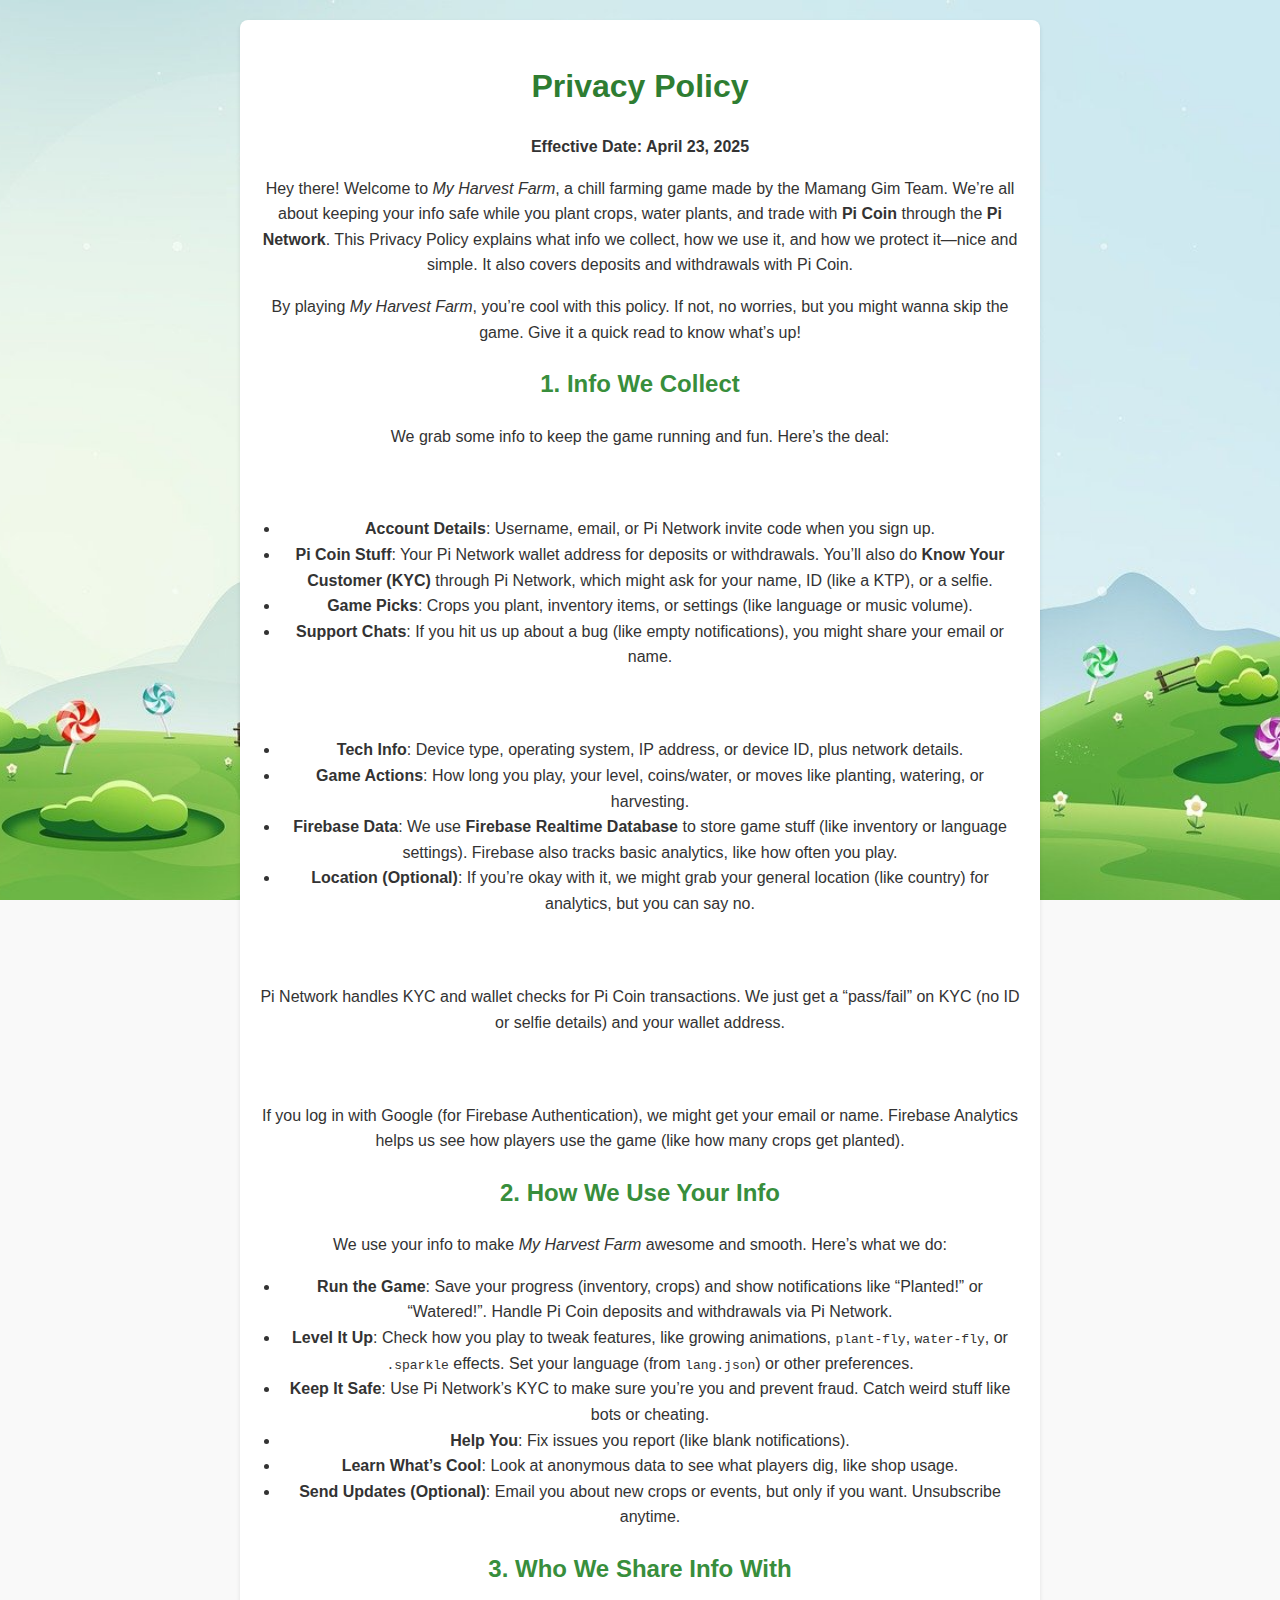
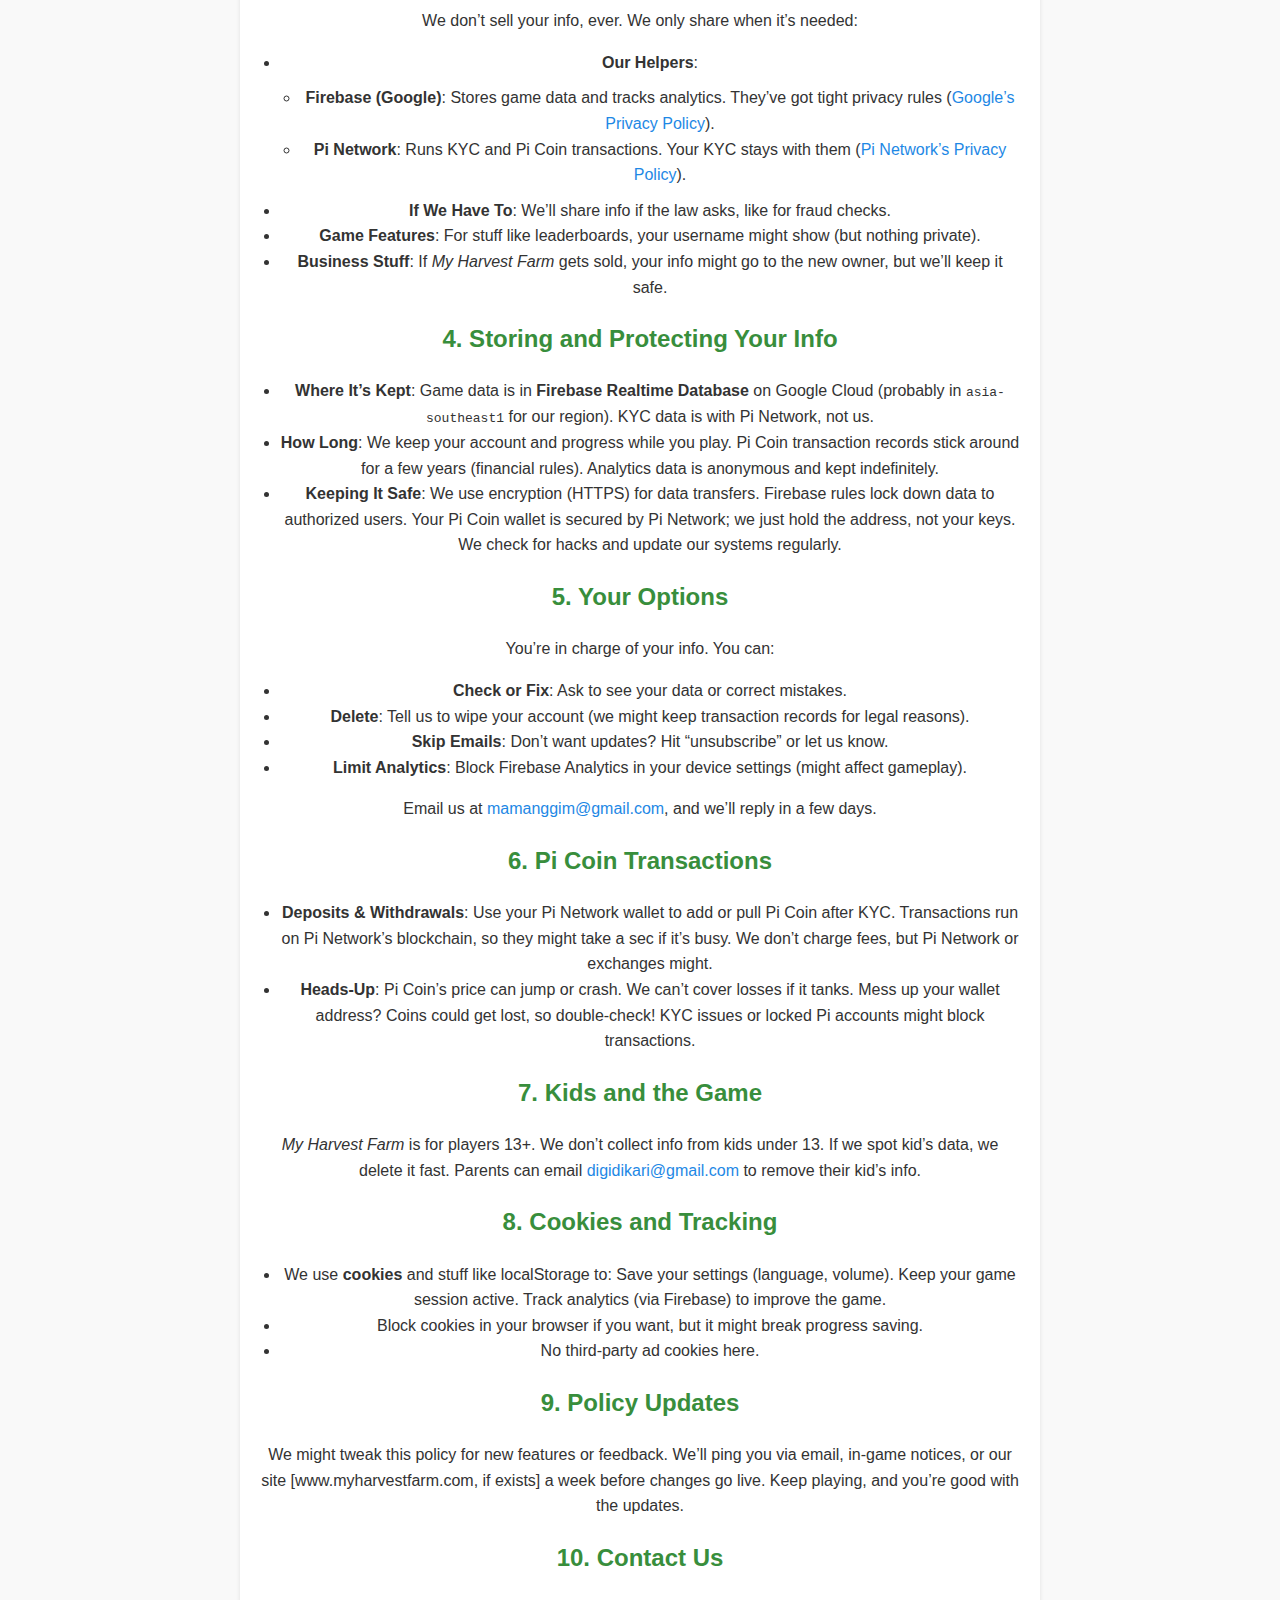
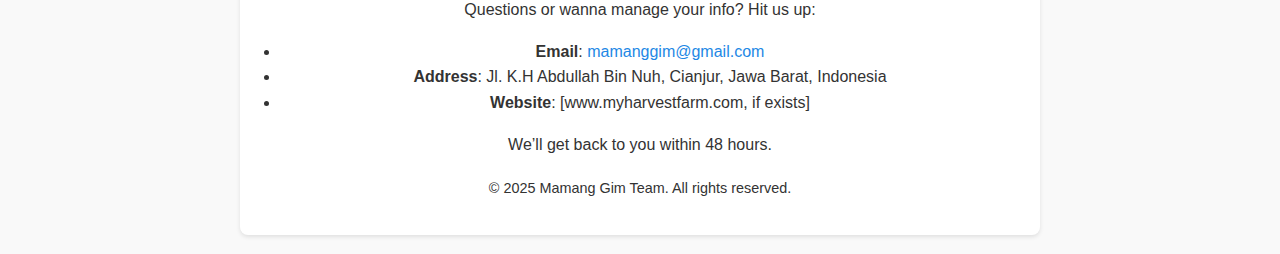
<file: privacy-policy.html>
<!DOCTYPE html>
<html lang="en">
<head>
  <meta charset="UTF-8">
  <meta name="viewport" content="width=device-width, initial-scale=1.0">
  <title>Privacy Policy - My Harvest Farm</title>
  <link rel="stylesheet" href="farm/style.css">
  <style>
    body {
      font-family: Arial, sans-serif;
      line-height: 1.6;
      max-width: 800px;
      margin: 0 auto;
      padding: 20px;
      background-color: #f9f9f9;
    }
    .container {
      background: white;
      padding: 20px;
      border-radius: 8px;
      box-shadow: 0 2px 4px rgba(0, 0, 0, 0.1);
    }
    h1 {
      color: #2e7d32;
      text-align: center;
    }
    h2 {
      color: #388e3c;
      margin-top: 20px;
    }
    p, ul {
      color: #333;
    }
    ul {
      margin: 10px 0;
      padding-left: 20px;
    }
    a {
      color: #1e88e5;
      text-decoration: none;
    }
    a:hover {
      text-decoration: underline;
    }
    footer {
      text-align: center;
      margin-top: 20px;
      font-size: 0.9em;
      color: #666;
    }
  </style>
</head>
<body>
  <div class="container">
    <h1>Privacy Policy</h1>
    <p><strong>Effective Date: April 23, 2025</strong></p>
    <p>Hey there! Welcome to <em>My Harvest Farm</em>, a chill farming game made by the Mamang Gim Team. We’re all about keeping your info safe while you plant crops, water plants, and trade with <strong>Pi Coin</strong> through the <strong>Pi Network</strong>. This Privacy Policy explains what info we collect, how we use it, and how we protect it—nice and simple. It also covers deposits and withdrawals with Pi Coin.</p>
    <p>By playing <em>My Harvest Farm</em>, you’re cool with this policy. If not, no worries, but you might wanna skip the game. Give it a quick read to know what’s up!</p>

    <h2>1. Info We Collect</h2>
    <p>We grab some info to keep the game running and fun. Here’s the deal:</p>
    <h3>a. Stuff You Share</h3>
    <ul>
      <li><strong>Account Details</strong>: Username, email, or Pi Network invite code when you sign up.</li>
      <li><strong>Pi Coin Stuff</strong>: Your Pi Network wallet address for deposits or withdrawals. You’ll also do <strong>Know Your Customer (KYC)</strong> through Pi Network, which might ask for your name, ID (like a KTP), or a selfie.</li>
      <li><strong>Game Picks</strong>: Crops you plant, inventory items, or settings (like language or music volume).</li>
      <li><strong>Support Chats</strong>: If you hit us up about a bug (like empty notifications), you might share your email or name.</li>
    </ul>
    <h3>b. Stuff We Pick Up</h3>
    <ul>
      <li><strong>Tech Info</strong>: Device type, operating system, IP address, or device ID, plus network details.</li>
      <li><strong>Game Actions</strong>: How long you play, your level, coins/water, or moves like planting, watering, or harvesting.</li>
      <li><strong>Firebase Data</strong>: We use <strong>Firebase Realtime Database</strong> to store game stuff (like inventory or language settings). Firebase also tracks basic analytics, like how often you play.</li>
      <li><strong>Location (Optional)</strong>: If you’re okay with it, we might grab your general location (like country) for analytics, but you can say no.</li>
    </ul>
    <h3>c. Pi Network Info</h3>
    <p>Pi Network handles KYC and wallet checks for Pi Coin transactions. We just get a “pass/fail” on KYC (no ID or selfie details) and your wallet address.</p>
    <h3>d. Third-Party Info</h3>
    <p>If you log in with Google (for Firebase Authentication), we might get your email or name. Firebase Analytics helps us see how players use the game (like how many crops get planted).</p>

    <h2>2. How We Use Your Info</h2>
    <p>We use your info to make <em>My Harvest Farm</em> awesome and smooth. Here’s what we do:</p>
    <ul>
      <li><strong>Run the Game</strong>: Save your progress (inventory, crops) and show notifications like “Planted!” or “Watered!”. Handle Pi Coin deposits and withdrawals via Pi Network.</li>
      <li><strong>Level It Up</strong>: Check how you play to tweak features, like growing animations, <code>plant-fly</code>, <code>water-fly</code>, or <code>.sparkle</code> effects. Set your language (from <code>lang.json</code>) or other preferences.</li>
      <li><strong>Keep It Safe</strong>: Use Pi Network’s KYC to make sure you’re you and prevent fraud. Catch weird stuff like bots or cheating.</li>
      <li><strong>Help You</strong>: Fix issues you report (like blank notifications).</li>
      <li><strong>Learn What’s Cool</strong>: Look at anonymous data to see what players dig, like shop usage.</li>
      <li><strong>Send Updates (Optional)</strong>: Email you about new crops or events, but only if you want. Unsubscribe anytime.</li>
    </ul>

    <h2>3. Who We Share Info With</h2>
    <p>We don’t sell your info, ever. We only share when it’s needed:</p>
    <ul>
      <li><strong>Our Helpers</strong>:
        <ul>
          <li><strong>Firebase (Google)</strong>: Stores game data and tracks analytics. They’ve got tight privacy rules (<a href="https://policies.google.com/privacy" target="_blank">Google’s Privacy Policy</a>).</li>
          <li><strong>Pi Network</strong>: Runs KYC and Pi Coin transactions. Your KYC stays with them (<a href="https://socialchain.app/privacy" target="_blank">Pi Network’s Privacy Policy</a>).</li>
        </ul>
      </li>
      <li><strong>If We Have To</strong>: We’ll share info if the law asks, like for fraud checks.</li>
      <li><strong>Game Features</strong>: For stuff like leaderboards, your username might show (but nothing private).</li>
      <li><strong>Business Stuff</strong>: If <em>My Harvest Farm</em> gets sold, your info might go to the new owner, but we’ll keep it safe.</li>
    </ul>

    <h2>4. Storing and Protecting Your Info</h2>
    <ul>
      <li><strong>Where It’s Kept</strong>: Game data is in <strong>Firebase Realtime Database</strong> on Google Cloud (probably in <code>asia-southeast1</code> for our region). KYC data is with Pi Network, not us.</li>
      <li><strong>How Long</strong>: We keep your account and progress while you play. Pi Coin transaction records stick around for a few years (financial rules). Analytics data is anonymous and kept indefinitely.</li>
      <li><strong>Keeping It Safe</strong>: We use encryption (HTTPS) for data transfers. Firebase rules lock down data to authorized users. Your Pi Coin wallet is secured by Pi Network; we just hold the address, not your keys. We check for hacks and update our systems regularly.</li>
    </ul>

    <h2>5. Your Options</h2>
    <p>You’re in charge of your info. You can:</p>
    <ul>
      <li><strong>Check or Fix</strong>: Ask to see your data or correct mistakes.</li>
      <li><strong>Delete</strong>: Tell us to wipe your account (we might keep transaction records for legal reasons).</li>
      <li><strong>Skip Emails</strong>: Don’t want updates? Hit “unsubscribe” or let us know.</li>
      <li><strong>Limit Analytics</strong>: Block Firebase Analytics in your device settings (might affect gameplay).</li>
    </ul>
    <p>Email us at <a href="mailto:mamanggim@gmail.com">mamanggim@gmail.com</a>, and we’ll reply in a few days.</p>

    <h2>6. Pi Coin Transactions</h2>
    <ul>
      <li><strong>Deposits & Withdrawals</strong>: Use your Pi Network wallet to add or pull Pi Coin after KYC. Transactions run on Pi Network’s blockchain, so they might take a sec if it’s busy. We don’t charge fees, but Pi Network or exchanges might.</li>
      <li><strong>Heads-Up</strong>: Pi Coin’s price can jump or crash. We can’t cover losses if it tanks. Mess up your wallet address? Coins could get lost, so double-check! KYC issues or locked Pi accounts might block transactions.</li>
    </ul>

    <h2>7. Kids and the Game</h2>
    <p><em>My Harvest Farm</em> is for players 13+. We don’t collect info from kids under 13. If we spot kid’s data, we delete it fast. Parents can email <a href="mailto:digidikari@gmail.com">digidikari@gmail.com</a> to remove their kid’s info.</p>

    <h2>8. Cookies and Tracking</h2>
    <ul>
      <li>We use <strong>cookies</strong> and stuff like localStorage to: Save your settings (language, volume). Keep your game session active. Track analytics (via Firebase) to improve the game.</li>
      <li>Block cookies in your browser if you want, but it might break progress saving.</li>
      <li>No third-party ad cookies here.</li>
    </ul>

    <h2>9. Policy Updates</h2>
    <p>We might tweak this policy for new features or feedback. We’ll ping you via email, in-game notices, or our site [www.myharvestfarm.com, if exists] a week before changes go live. Keep playing, and you’re good with the updates.</p>

    <h2>10. Contact Us</h2>
    <p>Questions or wanna manage your info? Hit us up:</p>
    <ul>
      <li><strong>Email</strong>: <a href="mailto:mamanggim@gmail.com">mamanggim@gmail.com</a></li>
      <li><strong>Address</strong>: Jl. K.H Abdullah Bin Nuh, Cianjur, Jawa Barat, Indonesia</li>
      <li><strong>Website</strong>: [www.myharvestfarm.com, if exists]</li>
    </ul>
    <p>We’ll get back to you within 48 hours.</p>

    <footer>
      <p>&copy; 2025 Mamang Gim Team. All rights reserved.</p>
    </footer>
  </div>
</body>
</html>
</file>
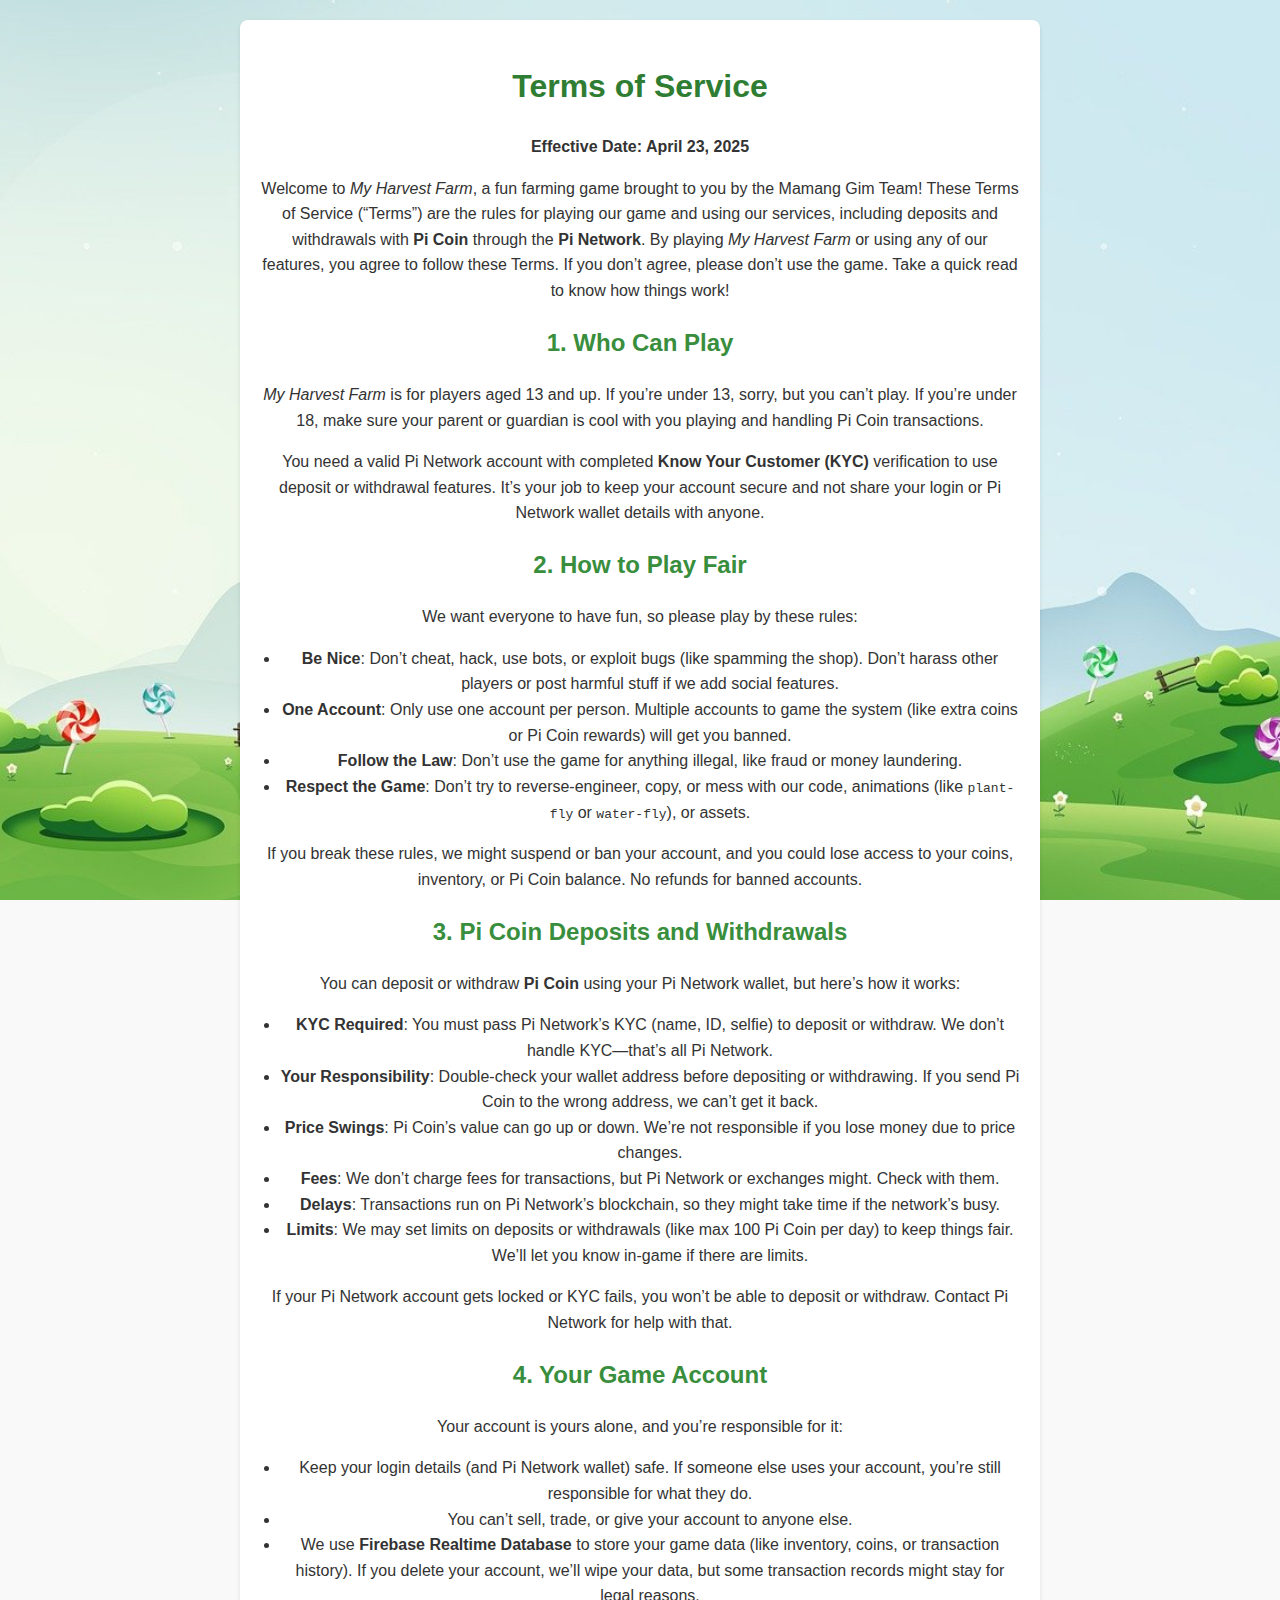
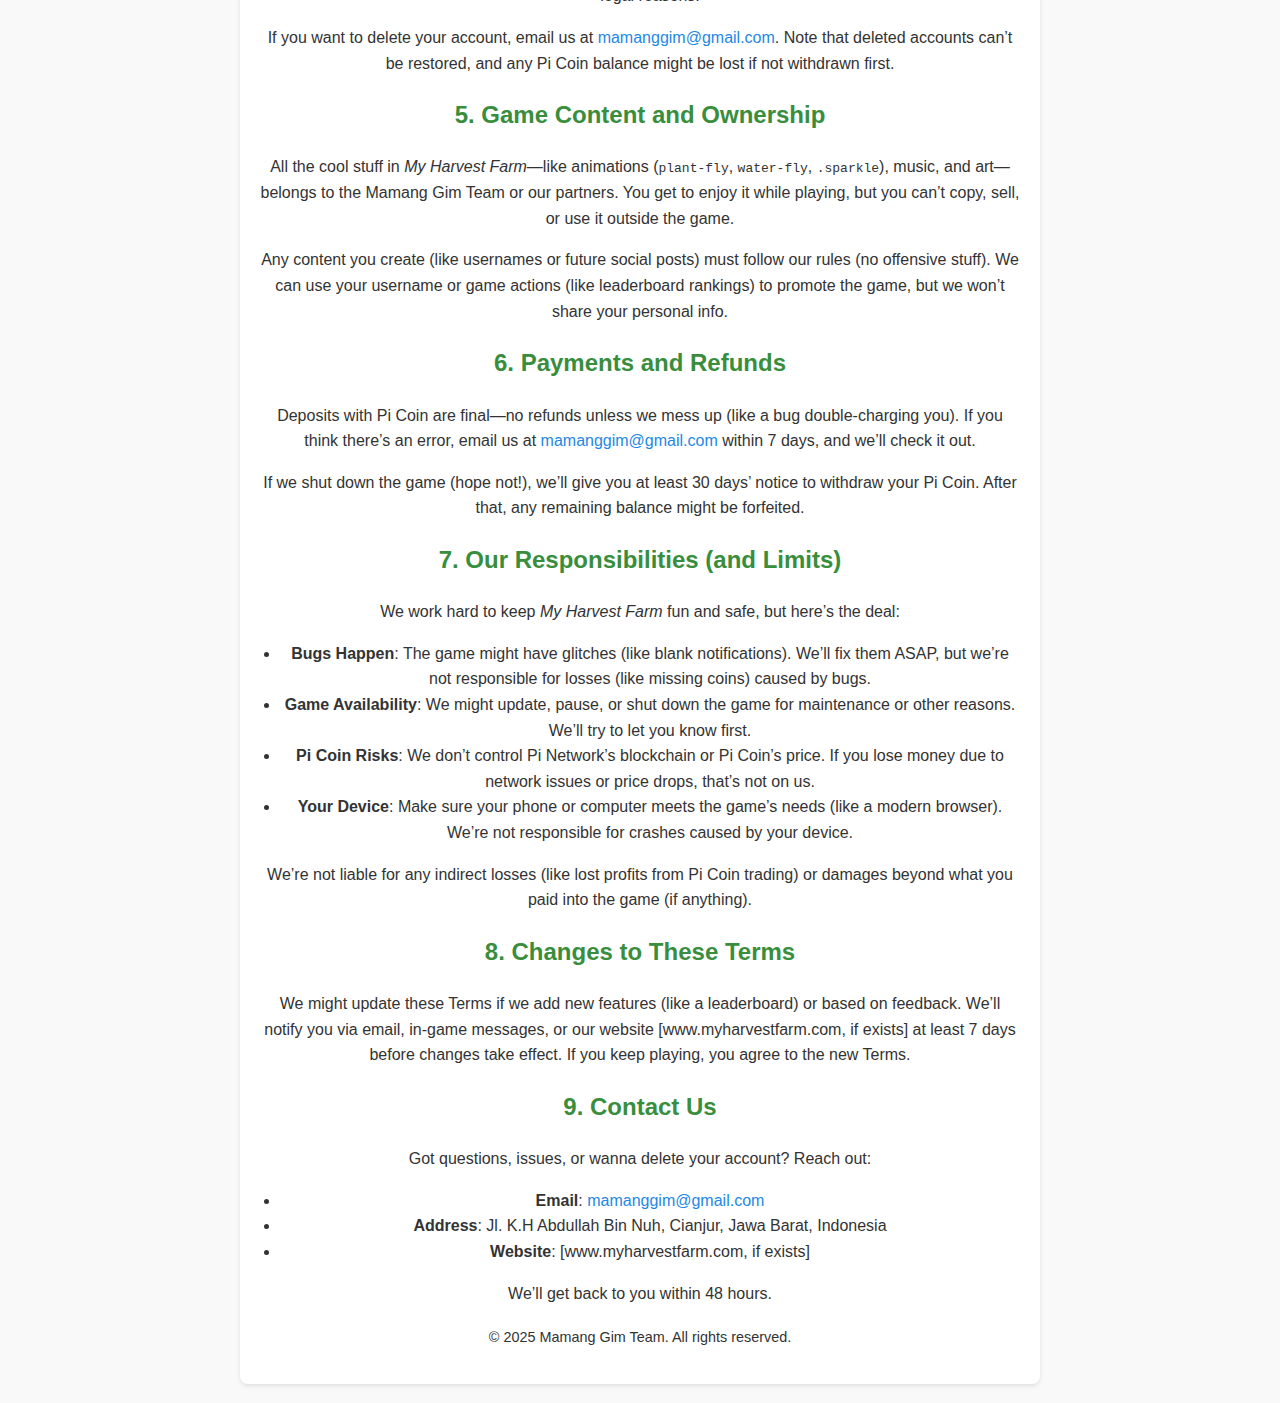
<file: term-of-service.html>
<!DOCTYPE html>
<html lang="en">
<head>
  <meta charset="UTF-8">
  <meta name="viewport" content="width=device-width, initial-scale=1.0">
  <title>Terms of Service - My Harvest Farm</title>
  <link rel="stylesheet" href="farm/style.css">
  <style>
    body {
      font-family: Arial, sans-serif;
      line-height: 1.6;
      max-width: 800px;
      margin: 0 auto;
      padding: 20px;
      background-color: #f9f9f9;
    }
    .container {
      background: white;
      padding: 20px;
      border-radius: 8px;
      box-shadow: 0 2px 4px rgba(0, 0, 0, 0.1);
    }
    h1 {
      color: #2e7d32;
      text-align: center;
    }
    h2 {
      color: #388e3c;
      margin-top: 20px;
    }
    p, ul {
      color: #333;
    }
    ul {
      margin: 10px 0;
      padding-left: 20px;
    }
    a {
      color: #1e88e5;
      text-decoration: none;
    }
    a:hover {
      text-decoration: underline;
    }
    footer {
      text-align: center;
      margin-top: 20px;
      font-size: 0.9em;
      color: #666;
    }
  </style>
</head>
<body>
  <div class="container">
    <h1>Terms of Service</h1>
    <p><strong>Effective Date: April 23, 2025</strong></p>
    <p>Welcome to <em>My Harvest Farm</em>, a fun farming game brought to you by the Mamang Gim Team! These Terms of Service (“Terms”) are the rules for playing our game and using our services, including deposits and withdrawals with <strong>Pi Coin</strong> through the <strong>Pi Network</strong>. By playing <em>My Harvest Farm</em> or using any of our features, you agree to follow these Terms. If you don’t agree, please don’t use the game. Take a quick read to know how things work!</p>

    <h2>1. Who Can Play</h2>
    <p><em>My Harvest Farm</em> is for players aged 13 and up. If you’re under 13, sorry, but you can’t play. If you’re under 18, make sure your parent or guardian is cool with you playing and handling Pi Coin transactions.</p>
    <p>You need a valid Pi Network account with completed <strong>Know Your Customer (KYC)</strong> verification to use deposit or withdrawal features. It’s your job to keep your account secure and not share your login or Pi Network wallet details with anyone.</p>

    <h2>2. How to Play Fair</h2>
    <p>We want everyone to have fun, so please play by these rules:</p>
    <ul>
      <li><strong>Be Nice</strong>: Don’t cheat, hack, use bots, or exploit bugs (like spamming the shop). Don’t harass other players or post harmful stuff if we add social features.</li>
      <li><strong>One Account</strong>: Only use one account per person. Multiple accounts to game the system (like extra coins or Pi Coin rewards) will get you banned.</li>
      <li><strong>Follow the Law</strong>: Don’t use the game for anything illegal, like fraud or money laundering.</li>
      <li><strong>Respect the Game</strong>: Don’t try to reverse-engineer, copy, or mess with our code, animations (like <code>plant-fly</code> or <code>water-fly</code>), or assets.</li>
    </ul>
    <p>If you break these rules, we might suspend or ban your account, and you could lose access to your coins, inventory, or Pi Coin balance. No refunds for banned accounts.</p>

    <h2>3. Pi Coin Deposits and Withdrawals</h2>
    <p>You can deposit or withdraw <strong>Pi Coin</strong> using your Pi Network wallet, but here’s how it works:</p>
    <ul>
      <li><strong>KYC Required</strong>: You must pass Pi Network’s KYC (name, ID, selfie) to deposit or withdraw. We don’t handle KYC—that’s all Pi Network.</li>
      <li><strong>Your Responsibility</strong>: Double-check your wallet address before depositing or withdrawing. If you send Pi Coin to the wrong address, we can’t get it back.</li>
      <li><strong>Price Swings</strong>: Pi Coin’s value can go up or down. We’re not responsible if you lose money due to price changes.</li>
      <li><strong>Fees</strong>: We don’t charge fees for transactions, but Pi Network or exchanges might. Check with them.</li>
      <li><strong>Delays</strong>: Transactions run on Pi Network’s blockchain, so they might take time if the network’s busy.</li>
      <li><strong>Limits</strong>: We may set limits on deposits or withdrawals (like max 100 Pi Coin per day) to keep things fair. We’ll let you know in-game if there are limits.</li>
    </ul>
    <p>If your Pi Network account gets locked or KYC fails, you won’t be able to deposit or withdraw. Contact Pi Network for help with that.</p>

    <h2>4. Your Game Account</h2>
    <p>Your account is yours alone, and you’re responsible for it:</p>
    <ul>
      <li>Keep your login details (and Pi Network wallet) safe. If someone else uses your account, you’re still responsible for what they do.</li>
      <li>You can’t sell, trade, or give your account to anyone else.</li>
      <li>We use <strong>Firebase Realtime Database</strong> to store your game data (like inventory, coins, or transaction history). If you delete your account, we’ll wipe your data, but some transaction records might stay for legal reasons.</li>
    </ul>
    <p>If you want to delete your account, email us at <a href="mailto:mamanggim@gmail.com">mamanggim@gmail.com</a>. Note that deleted accounts can’t be restored, and any Pi Coin balance might be lost if not withdrawn first.</p>

    <h2>5. Game Content and Ownership</h2>
    <p>All the cool stuff in <em>My Harvest Farm</em>—like animations (<code>plant-fly</code>, <code>water-fly</code>, <code>.sparkle</code>), music, and art—belongs to the Mamang Gim Team or our partners. You get to enjoy it while playing, but you can’t copy, sell, or use it outside the game.</p>
    <p>Any content you create (like usernames or future social posts) must follow our rules (no offensive stuff). We can use your username or game actions (like leaderboard rankings) to promote the game, but we won’t share your personal info.</p>

    <h2>6. Payments and Refunds</h2>
    <p>Deposits with Pi Coin are final—no refunds unless we mess up (like a bug double-charging you). If you think there’s an error, email us at <a href="mailto:mamanggim@gmail.com">mamanggim@gmail.com</a> within 7 days, and we’ll check it out.</p>
    <p>If we shut down the game (hope not!), we’ll give you at least 30 days’ notice to withdraw your Pi Coin. After that, any remaining balance might be forfeited.</p>

    <h2>7. Our Responsibilities (and Limits)</h2>
    <p>We work hard to keep <em>My Harvest Farm</em> fun and safe, but here’s the deal:</p>
    <ul>
      <li><strong>Bugs Happen</strong>: The game might have glitches (like blank notifications). We’ll fix them ASAP, but we’re not responsible for losses (like missing coins) caused by bugs.</li>
      <li><strong>Game Availability</strong>: We might update, pause, or shut down the game for maintenance or other reasons. We’ll try to let you know first.</li>
      <li><strong>Pi Coin Risks</strong>: We don’t control Pi Network’s blockchain or Pi Coin’s price. If you lose money due to network issues or price drops, that’s not on us.</li>
      <li><strong>Your Device</strong>: Make sure your phone or computer meets the game’s needs (like a modern browser). We’re not responsible for crashes caused by your device.</li>
    </ul>
    <p>We’re not liable for any indirect losses (like lost profits from Pi Coin trading) or damages beyond what you paid into the game (if anything).</p>

    <h2>8. Changes to These Terms</h2>
    <p>We might update these Terms if we add new features (like a leaderboard) or based on feedback. We’ll notify you via email, in-game messages, or our website [www.myharvestfarm.com, if exists] at least 7 days before changes take effect. If you keep playing, you agree to the new Terms.</p>

    <h2>9. Contact Us</h2>
    <p>Got questions, issues, or wanna delete your account? Reach out:</p>
    <ul>
      <li><strong>Email</strong>: <a href="mailto:mamanggim@gmail.com">mamanggim@gmail.com</a></li>
      <li><strong>Address</strong>: Jl. K.H Abdullah Bin Nuh, Cianjur, Jawa Barat, Indonesia</li>
      <li><strong>Website</strong>: [www.myharvestfarm.com, if exists]</li>
    </ul>
    <p>We’ll get back to you within 48 hours.</p>

    <footer>
      <p>© 2025 Mamang Gim Team. All rights reserved.</p>
    </footer>
  </div>
</body>
</html>
</file>
<file: farm/style.css>
body {
  background: url('../assets/img/ui/farm_bg.png') no-repeat center center fixed;
  background-size: cover;
  font-family: Arial, sans-serif;
  color: #fff;
  text-align: center;
  margin: 0;
  padding: 0;
}

#start-screen {
  display: flex;
  flex-direction: column;
  align-items: center;
  justify-content: center;
  height: 100vh;
  position: relative;
}

#title, #game-title {
  font-size: 48px;
  color: #ffeb3b;
  text-shadow: 0 0 10px #ffeb3b, 0 0 20px #f44336, 0 0 30px #f44336;
  margin-bottom: 20px;
}

.start-text {
  font-family: 'Press Start 2P', cursive;
  font-size: 32px;
  color: #ffeb3b;
  text-shadow: 0 0 10px #ffeb3b, 0 0 20px #f44336, 0 0 30px #f44336;
  cursor: pointer;
  animation: blink 1s infinite;
  transition: transform 0.1s;
}

.start-text:active {
  transform: scale(0.95);
}

@keyframes blink {
  0%, 100% { opacity: 1; }
  50% { opacity: 0.3; }
}

.corner-buttons {
  position: absolute;
  top: 10px;
  right: 10px;
  display: flex;
  gap: 10px;
}

#lang-toggle, #settings-btn, #game-lang-toggle, #game-settings-btn, #exit-game-btn {
  background: #333;
  color: #fff;
  border: 2px solid #fff;
  padding: 8px 12px;
  cursor: pointer;
  font-size: 14px;
  border-radius: 8px;
  transition: all 0.3s;
}

#lang-toggle:hover, #settings-btn:hover, #game-lang-toggle:hover, #game-settings-btn:hover, #exit-game-btn:hover {
  box-shadow: 0 0 10px #00ff00, 0 0 20px #00ff00;
}

#lang-toggle:active, #settings-btn:active, #game-lang-toggle:active, #game-settings-btn:active, #exit-game-btn:active {
  transform: scale(0.95);
}

#settings-btn, #game-settings-btn {
  background: #555;
  font-size: 18px;
}

#exit-game-btn {
  background: #f44336;
}

.modal {
  display: none;
  position: fixed;
  top: 0;
  left: 0;
  width: 100%;
  height: 100%;
  background: rgba(0, 0, 0, 0.7);
  z-index: 1000;
}

.modal.active {
  display: block;
}

.modal-content {
  background: #222;
  margin: 15% auto;
  padding: 20px;
  border: 2px solid #fff;
  width: 80%;
  max-width: 400px;
  border-radius: 10px;
  color: #fff;
  font-family: Arial, sans-serif;
}

.close {
  color: #fff;
  float: right;
  font-size: 28px;
  cursor: pointer;
}

.close:hover {
  color: #f44336;
  text-shadow: 0 0 10px #f44336;
}

.close:active {
  transform: scale(0.95);
}

.modal-content h2 {
  margin-top: 0;
  color: #ffeb3b;
  text-shadow: 0 0 5px #ffeb3b;
}

.modal-content label {
  display: block;
  margin: 10px 0 5px;
}

.modal-content input[type="range"] {
  width: 100%;
}

#game-container {
  padding: 20px;
}

.header {
  margin-bottom: 20px;
}

.wallet {
  margin: 10px 0;
  color: #fff;
  text-shadow: 0 0 5px #000;
}

.level-bar {
  margin: 10px 0;
  color: #fff;
  text-shadow: 0 0 5px #000;
}

.progress-bar {
  width: 200px;
  height: 20px;
  background: #555;
  border: 2px solid #fff;
  margin: 5px auto;
}

#xp-progress {
  height: 100%;
  background: #4caf50;
  transition: width 0.3s;
  box-shadow: 0 0 10px #4caf50;
}

.tabs {
  display: flex;
  justify-content: center;
  gap: 10px;
  margin-bottom: 20px;
  flex-wrap: wrap;
}

.tab-btn {
  background: #333;
  color: #fff;
  border: 2px solid #fff;
  padding: 10px 20px;
  cursor: pointer;
  border-radius: 8px;
  transition: all 0.3s;
}

.tab-btn:hover {
  box-shadow: 0 0 10px #00ff00, 0 0 20px #00ff00;
}

.tab-btn.active {
  background: #555;
  box-shadow: 0 0 10px #00ff00, 0 0 20px #00ff00;
}

.tab-btn:active {
  transform: scale(0.95);
}

.tab-content {
  background: rgba(0, 0, 0, 0.7);
  padding: 20px;
  border-radius: 10px;
  display: none;
}

.tab-content.active {
  display: block;
}

.tab-content h2, .tab-content h3 {
  color: #ffeb3b;
  text-shadow: 0 0 5px #ffeb3b;
}

#farm-area {
  display: grid;
  grid-template-columns: repeat(6, 80px);
  gap: 5px;
  justify-content: center;
  background: #8b4513;
  padding: 10px;
  border-radius: 10px;
  width: 510px;
  margin: 0 auto;
}

.plot {
  width: 80px;
  height: 60px;
  background: #654321;
  border-radius: 50% / 20%; /* Pipihkan lebih banyak */
  cursor: pointer;
  position: relative;
}

.plot.dry::after {
  content: '';
  position: absolute;
  top: 0;
  left: 0;
  width: 100%;
  height: 100%;
  background: rgba(255, 255, 0, 0.3);
}

.plot.ready::after {
  content: '';
  position: absolute;
  top: 0;
  left: 0;
  width: 100%;
  height: 100%;
  background: rgba(0, 255, 0, 0.3);
}

.plant-img {
  width: 100%;
  height: 100%;
  object-fit: contain;
}

#bag {
  position: fixed;
  bottom: 20px;
  right: 20px;
}

#bag img {
  width: 50px;
  cursor: pointer;
  transition: all 0.3s;
}

#bag img:hover {
  box-shadow: 0 0 10px #ffeb3b, 0 0 20px #ffeb3b;
}

#bag img:active {
  transform: scale(0.95);
}

#bag-list {
  display: none;
  position: fixed;
  bottom: 20px;
  right: 80px;
  background: rgba(0, 0, 0, 0.7);
  padding: 10px;
  border-radius: 5px;
}

#bag-list.show {
  display: flex;
  flex-direction: row;
  gap: 10px;
}

.bag-item {
  background: rgba(255, 255, 255, 0.1);
  padding: 5px;
  border-radius: 5px;
  display: flex;
  align-items: center;
  gap: 5px;
}

.bag-item img {
  width: 30px;
}

#seed-list, #inventory-list, #exchange-conversion, #leaderboard-list, #achievement-list, #sell-list {
  display: flex;
  flex-wrap: wrap;
  gap: 20px;
  justify-content: center;
}

.seed-item, .upgrade-item, .inventory-item, .exchange-conversion, .leaderboard-item, .achievement-item, .sell-item {
  background: rgba(255, 255, 255, 0.1);
  padding: 10px;
  border-radius: 5px;
  display: flex;
  align-items: center;
  gap: 10px;
}

.seed-item img, .inventory-item img, .sell-item img {
  width: 50px;
}

.seed-item button, .upgrade-item button, #exchange-conversion button, .sell-item button {
  background: #4caf50;
  color: #fff;
  border: none;
  padding: 8px 12px;
  cursor: pointer;
  border-radius: 8px;
  transition: all 0.3s;
}

.seed-item button:hover, .upgrade-item button:hover, #exchange-conversion button:hover, .sell-item button:hover {
  box-shadow: 0 0 10px #4caf50, 0 0 20px #4caf50;
}

.seed-item button:active, .upgrade-item button:active, #exchange-conversion button:active, .sell-item button:active {
  transform: scale(0.95);
}

.seed-item button:disabled, .upgrade-item button:disabled, .sell-item button:disabled {
  background: #666;
  cursor: not-allowed;
}

#exchange-conversion .exchange-inputs {
  display: flex;
  align-items: center;
  gap: 10px;
}

#exchange-conversion input {
  padding: 5px;
  border-radius: 5px;
  border: 1px solid #fff;
  width: 100px;
}

#exchange-conversion span {
  font-size: 20px;
  color: #ffeb3b;
}

#claim-reward-btn {
  background: #2196f3;
  color: #fff;
  border: none;
  padding: 10px 20px;
  margin-top: 20px;
  cursor: pointer;
  border-radius: 8px;
  transition: all 0.3s;
}

#claim-reward-btn:hover {
  box-shadow: 0 0 10px #2196f3, 0 0 20px #2196f3;
}

#claim-reward-btn:active {
  transform: scale(0.95);
}

#claim-reward-btn:disabled {
  background: #666;
  cursor: not-allowed;
}

#notification {
  display: none;
  position: fixed;
  top: 20px;
  left: 50%;
  transform: translateX(-50%);
  background: rgba(0, 0, 0, 0.7);
  color: #ffeb3b;
  text-shadow: 0 0 5px #ffeb3b;
  padding: 10px 20px;
  border-radius: 5px;
}

.game-buttons {
  position: absolute;
  top: 10px;
  right: 10px;
  display: flex;
  gap: 10px;
}

/* Animasi untuk pembelian dan penjualan */
.transaction-animation {
  position: fixed;
  left: 50%;
  transform: translateX(-50%);
  font-size: 24px;
  font-weight: bold;
  animation: floatUp 1.5s ease-out forwards;
  z-index: 1000;
}

.transaction-animation.decrease {
  color: #ff0000;
}

.transaction-animation.increase {
  color: #00ff00;
}

@keyframes floatUp {
  0% {
    opacity: 1;
    transform: translateX(-50%) translateY(0);
  }
  100% {
    opacity: 0;
    transform: translateX(-50%) translateY(-100px);
  }
}

@media (max-width: 768px) {
  #title, #game-title {
    font-size: 24px;
  }

  .start-text {
    font-size: 20px;
  }

  .corner-buttons, .game-buttons {
    top: 5px;
    right: 5px;
    gap: 5px;
  }

  #lang-toggle, #settings-btn, #game-lang-toggle, #game-settings-btn, #exit-game-btn {
    font-size: 12px;
    padding: 3px 6px;
  }

  .tabs {
    gap: 5px;
  }

  .tab-btn {
    padding: 8px 12px;
    font-size: 14px;
  }

  #farm-area {
    grid-template-columns: repeat(auto-fit, minmax(60px, 1fr));
    width: 100%;
    max-width: 400px;
  }

  .plot {
    width: 60px;
    height: 45px;
  }

  #bag img {
    width: 40px;
  }

  #claim-reward-btn {
    padding: 8px 16px;
    font-size: 14px;
  }
}

@media (max-width: 480px) {
  #title, #game-title {
    font-size: 20px;
  }

  .start-text {
    font-size: 16px;
  }

  #lang-toggle, #settings-btn, #game-lang-toggle, #game-settings-btn, #exit-game-btn {
    font-size: 10px;
    padding: 2px 4px;
  }

  .tab-btn {
    padding: 6px 10px;
    font-size: 12px;
  }

  #farm-area {
    grid-template-columns: repeat(auto-fit, minmax(50px, 1fr));
    max-width: 320px;
  }

  .plot {
    width: 50px;
    height: 35px;
  }

  #bag img {
    width: 30px;
  }

  #claim-reward-btn {
    padding: 6px 12px;
    font-size: 12px;
  }
    }
</file>
